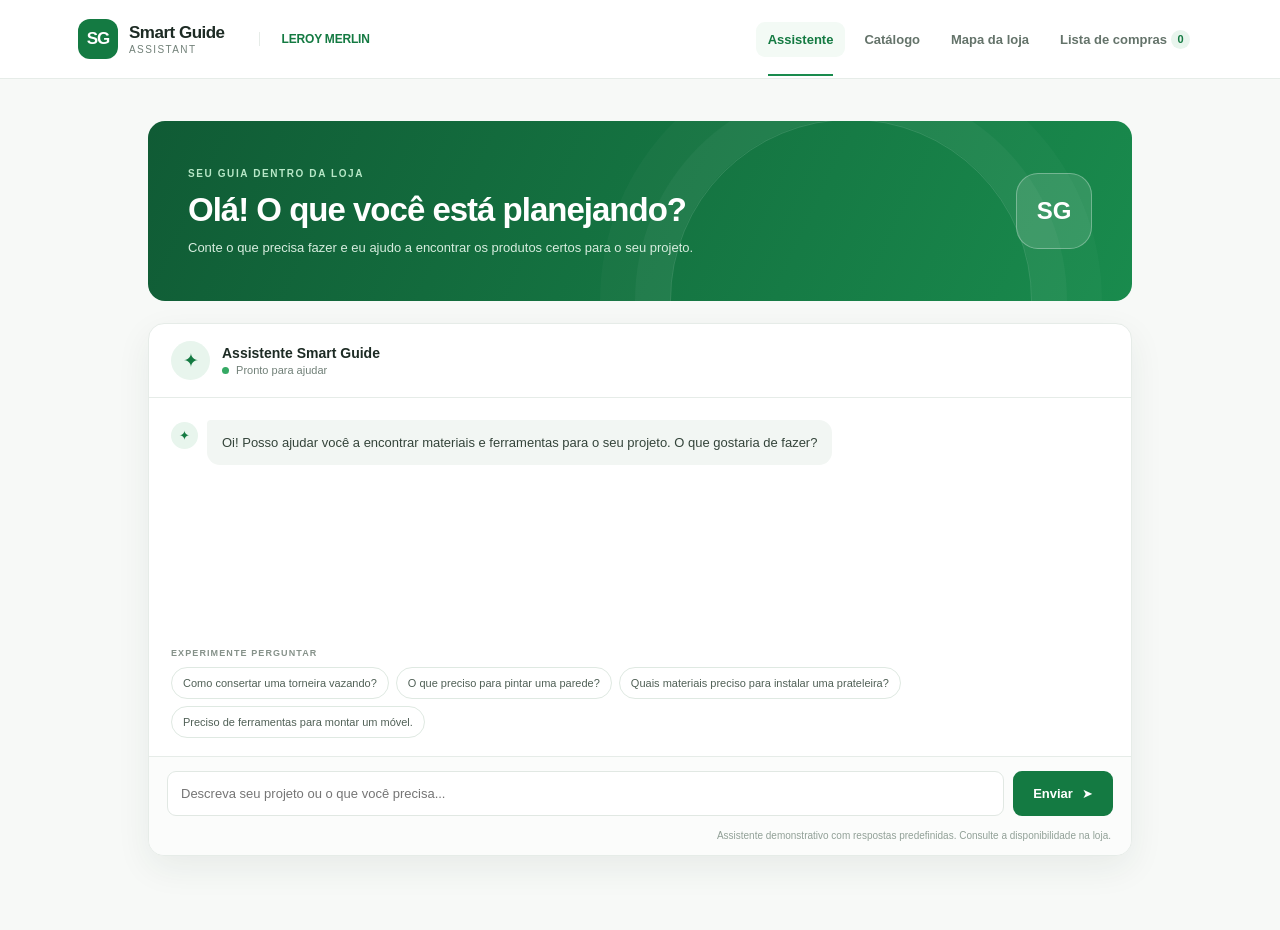
<file: frontend/index.html>
<!doctype html>
<html lang="pt-BR">
<head>
  <meta charset="utf-8">
  <meta name="viewport" content="width=device-width, initial-scale=1">
  <meta name="theme-color" content="#147a42">
  <meta name="description" content="Encontre produtos e organize suas compras com o Smart Guide.">
  <title>Assistente | Smart Guide</title>
  <link rel="stylesheet" href="css/style.css">
</head>
<body data-page="assistant">
  <div id="site-header"></div>
  <main class="page-shell assistant-page">
    <section class="welcome-banner">
      <div>
        <span class="eyebrow">SEU GUIA DENTRO DA LOJA</span>
        <h1>Olá! O que você está planejando?</h1>
        <p>Conte o que precisa fazer e eu ajudo a encontrar os produtos certos para o seu projeto.</p>
      </div>
      <div class="welcome-mark" aria-hidden="true">SG</div>
    </section>

    <section class="chat-card panel" aria-label="Conversa com o assistente">
      <div class="chat-heading">
        <div class="assistant-avatar" aria-hidden="true">✦</div>
        <div><h2>Assistente Smart Guide</h2><p><span class="status-dot"></span> Pronto para ajudar</p></div>
      </div>
      <div class="chat-log" id="chat-log" role="log" aria-live="polite" aria-relevant="additions">
        <article class="chat-message assistant-message">
          <div class="message-avatar" aria-hidden="true">✦</div>
          <div class="message-content"><p>Oi! Posso ajudar você a encontrar materiais e ferramentas para o seu projeto. O que gostaria de fazer?</p></div>
        </article>
      </div>
      <div class="suggestion-area">
        <p class="suggestion-label">EXPERIMENTE PERGUNTAR</p>
        <div class="suggestions">
          <button class="suggestion-chip" type="button">Como consertar uma torneira vazando?</button>
          <button class="suggestion-chip" type="button">O que preciso para pintar uma parede?</button>
          <button class="suggestion-chip" type="button">Quais materiais preciso para instalar uma prateleira?</button>
          <button class="suggestion-chip" type="button">Preciso de ferramentas para montar um móvel.</button>
        </div>
      </div>
      <form class="chat-form" id="chat-form">
        <label class="sr-only" for="chat-input">Digite sua pergunta</label>
        <input id="chat-input" name="message" type="text" maxlength="500" placeholder="Descreva seu projeto ou o que você precisa..." autocomplete="off" required>
        <button class="button button-primary send-button" type="submit"><span>Enviar</span><span aria-hidden="true">➤</span></button>
      </form>
      <p class="chat-disclaimer">Assistente demonstrativo com respostas predefinidas. Consulte a disponibilidade na loja.</p>
    </section>
  </main>
  <div id="site-footer"></div>
  <script src="js/demo-data.js" defer></script>
  <script src="js/api.js" defer></script>
  <script src="js/list-store.js" defer></script>
  <script src="js/shared.js" defer></script>
  <script src="js/chat.js" defer></script>
</body>
</html>
</file>
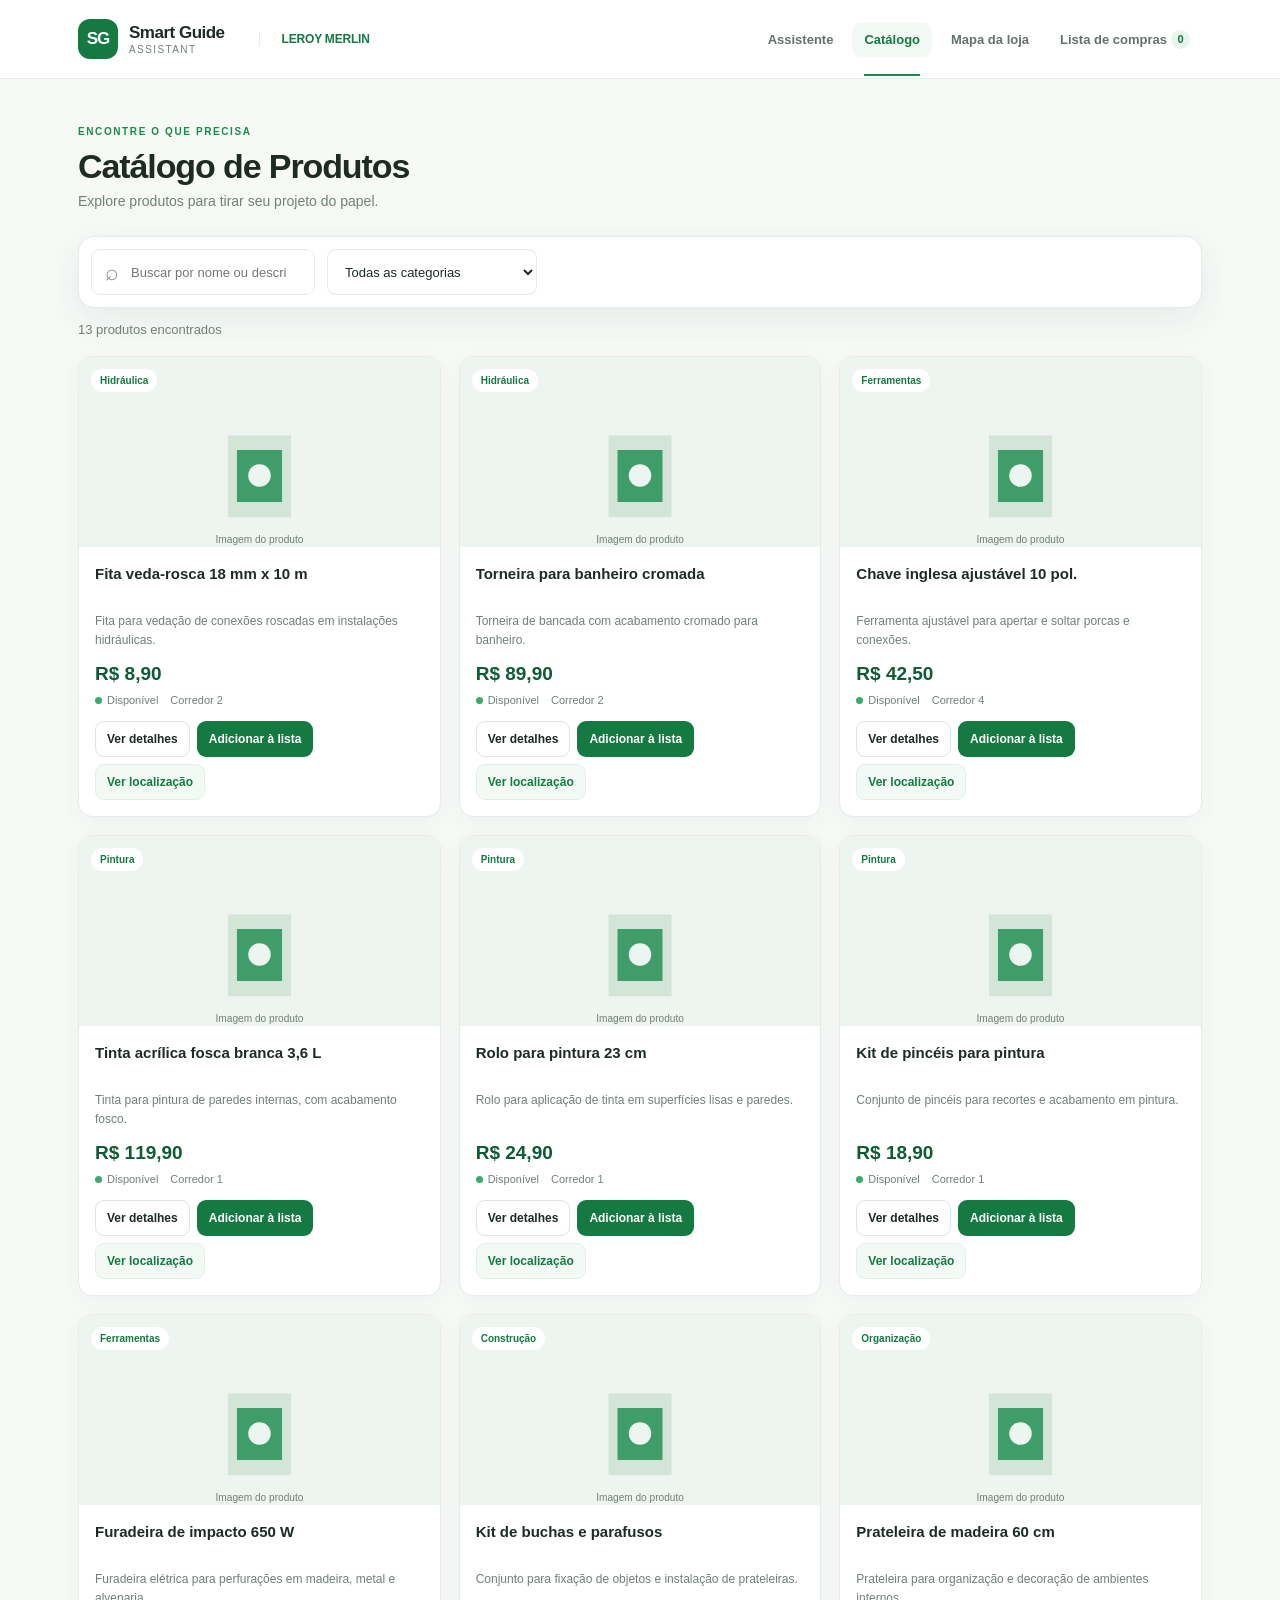
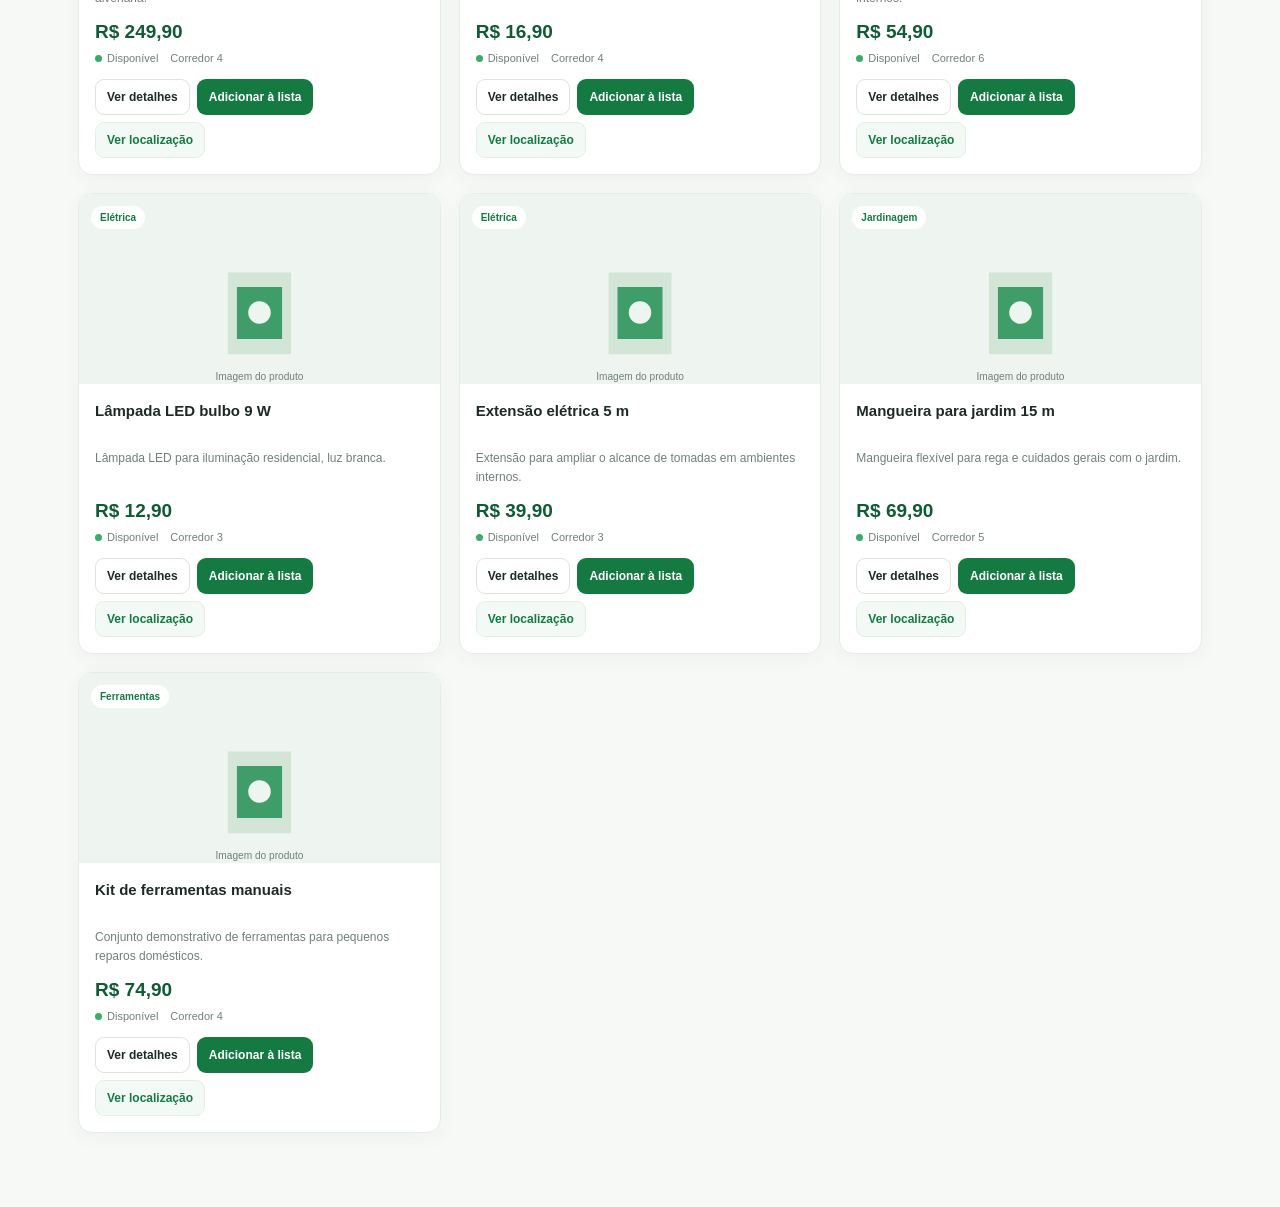
<file: frontend/catalogo.html>
<!doctype html>
<html lang="pt-BR">
<head>
  <meta charset="utf-8">
  <meta name="viewport" content="width=device-width, initial-scale=1">
  <meta name="theme-color" content="#147a42">
  <title>Catálogo de produtos | Smart Guide</title>
  <link rel="stylesheet" href="css/style.css">
  <link rel="stylesheet" href="css/catalogo.css">
</head>
<body data-page="catalog">
  <div id="site-header"></div>
  <main class="page-shell">
    <section class="page-intro">
      <span class="eyebrow">ENCONTRE O QUE PRECISA</span>
      <h1>Catálogo de Produtos</h1>
      <p>Explore produtos para tirar seu projeto do papel.</p>
    </section>
    <section class="catalog-toolbar panel" aria-label="Filtros do catálogo">
      <label class="search-field"><span aria-hidden="true">⌕</span><span class="sr-only">Pesquisar produtos</span><input id="product-search" type="search" placeholder="Buscar por nome ou descrição..."></label>
      <label class="category-select"><span class="sr-only">Filtrar por categoria</span><select id="category-filter"><option value="">Todas as categorias</option></select></label>
    </section>
    <p id="catalog-status" class="page-status" role="status"></p>
    <section id="product-grid" class="product-grid" aria-live="polite"></section>
  </main>
  <dialog id="product-dialog" class="product-dialog" aria-labelledby="dialog-title">
    <button class="dialog-close" type="button" aria-label="Fechar detalhes">×</button>
    <div id="dialog-content"></div>
  </dialog>
  <div id="site-footer"></div>
  <script src="js/demo-data.js" defer></script>
  <script src="js/api.js" defer></script>
  <script src="js/list-store.js" defer></script>
  <script src="js/shared.js" defer></script>
  <script src="js/catalogo.js" defer></script>
</body>
</html>
</file>
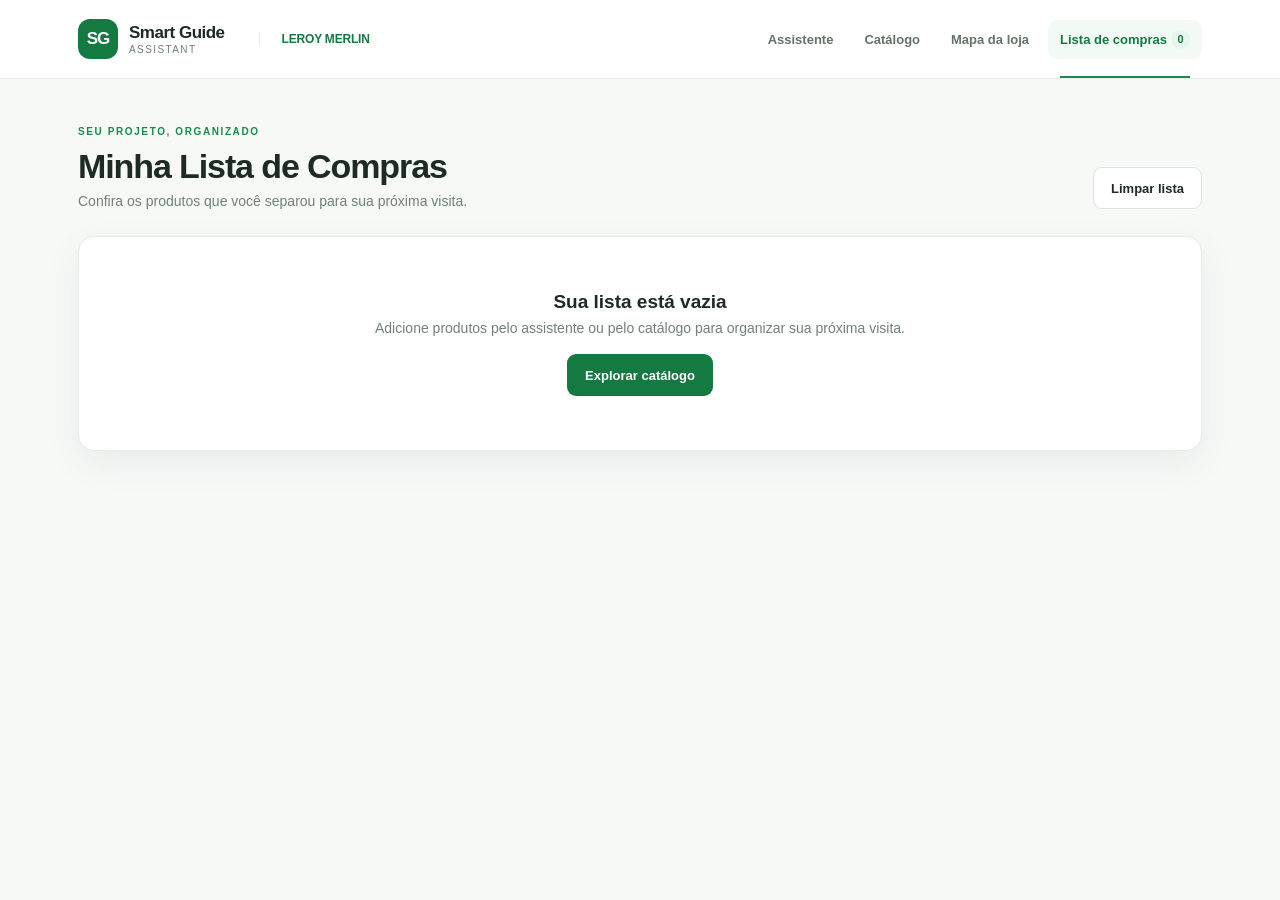
<file: frontend/lista-compras.html>
<!doctype html>
<html lang="pt-BR">
<head>
  <meta charset="utf-8">
  <meta name="viewport" content="width=device-width, initial-scale=1">
  <meta name="theme-color" content="#147a42">
  <title>Minha lista de compras | Smart Guide</title>
  <link rel="stylesheet" href="css/style.css">
  <link rel="stylesheet" href="css/lista-compras.css">
</head>
<body data-page="list">
  <div id="site-header"></div>
  <main class="page-shell">
    <section class="page-intro list-intro">
      <div><span class="eyebrow">SEU PROJETO, ORGANIZADO</span><h1>Minha Lista de Compras</h1><p>Confira os produtos que você separou para sua próxima visita.</p></div>
      <button id="clear-list" class="button button-outline" type="button">Limpar lista</button>
    </section>
    <div id="list-content"></div>
  </main>
  <div id="site-footer"></div>
  <script src="js/demo-data.js" defer></script>
  <script src="js/api.js" defer></script>
  <script src="js/list-store.js" defer></script>
  <script src="js/shared.js" defer></script>
  <script src="js/lista-compras.js" defer></script>
</body>
</html>
</file>
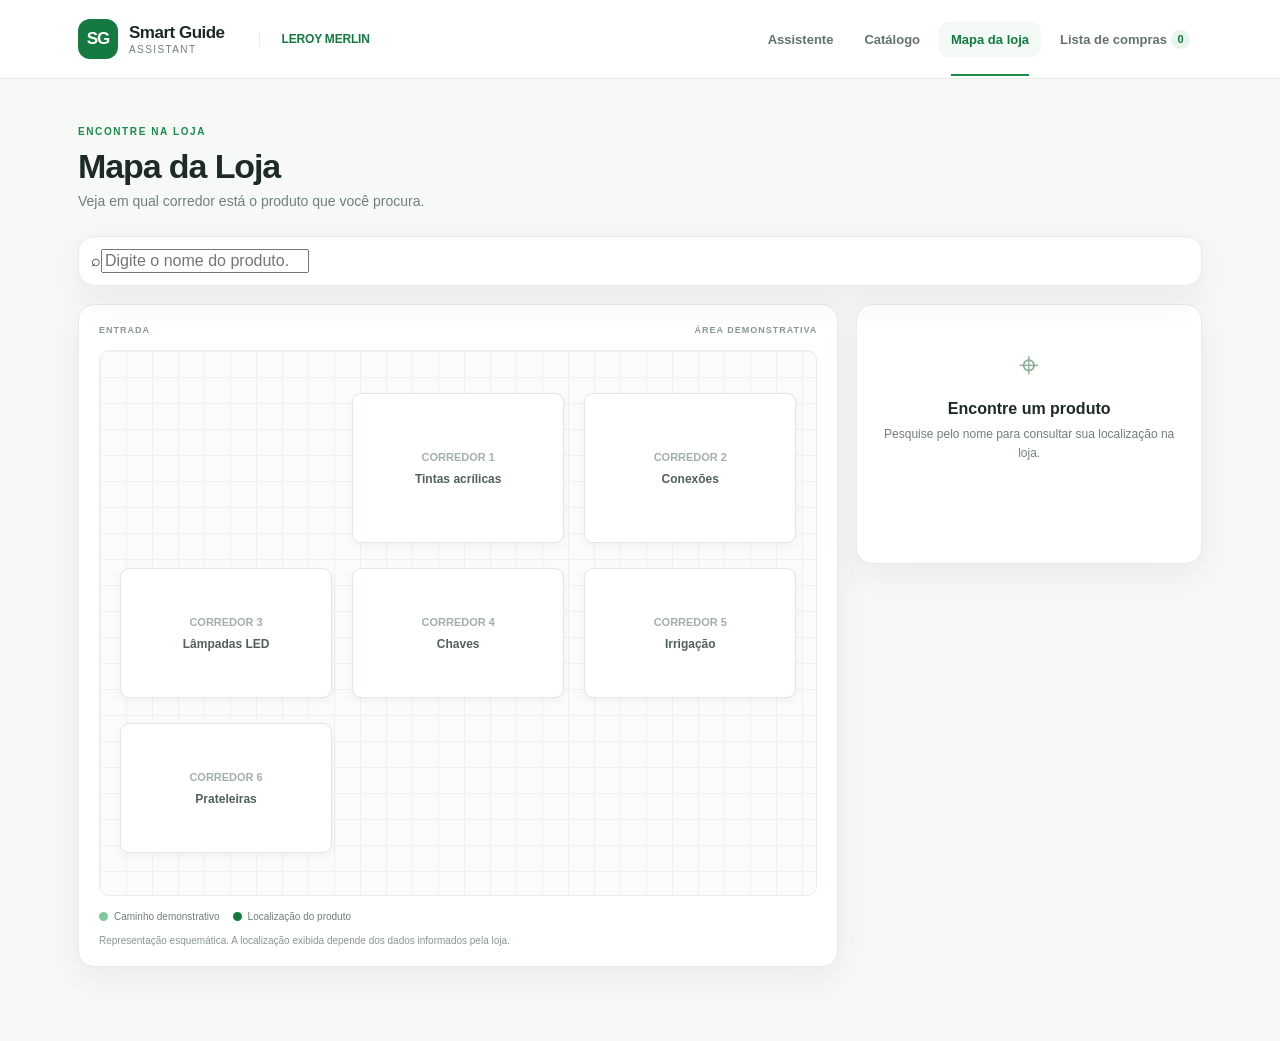
<file: frontend/mapa.html>
<!doctype html>
<html lang="pt-BR">
<head>
  <meta charset="utf-8">
  <meta name="viewport" content="width=device-width, initial-scale=1">
  <meta name="theme-color" content="#147a42">
  <title>Mapa da loja | Smart Guide</title>
  <link rel="stylesheet" href="css/style.css">
  <link rel="stylesheet" href="css/mapa.css">
</head>
<body data-page="map">
  <div id="site-header"></div>
  <main class="page-shell">
    <section class="page-intro">
      <span class="eyebrow">ENCONTRE NA LOJA</span>
      <h1>Mapa da Loja</h1>
      <p>Veja em qual corredor está o produto que você procura.</p>
    </section>
    <section class="map-search panel">
      <label class="search-field"><span aria-hidden="true">⌕</span><span class="sr-only">Pesquisar produto</span><input id="map-search" type="search" placeholder="Digite o nome do produto..."></label>
      <div id="map-search-results" class="map-search-results" role="listbox" aria-label="Produtos encontrados"></div>
    </section>
    <section class="map-layout">
      <div class="store-map panel">
        <div class="map-top-label"><span>ENTRADA</span><span>ÁREA DEMONSTRATIVA</span></div>
        <div class="map-floor" id="map-floor" aria-label="Representação esquemática dos corredores">
          <div class="map-route" aria-hidden="true"></div>
          <div class="map-aisle" data-aisle="1"><span class="aisle-number">01</span><span class="aisle-name">Pintura</span></div>
          <div class="map-aisle" data-aisle="2"><span class="aisle-number">02</span><span class="aisle-name">Hidráulica</span></div>
          <div class="map-aisle" data-aisle="3"><span class="aisle-number">03</span><span class="aisle-name">Elétrica</span></div>
          <div class="map-aisle" data-aisle="4"><span class="aisle-number">04</span><span class="aisle-name">Ferramentas</span></div>
          <div class="map-aisle" data-aisle="5"><span class="aisle-number">05</span><span class="aisle-name">Jardim</span></div>
          <div class="map-aisle" data-aisle="6"><span class="aisle-number">06</span><span class="aisle-name">Organização</span></div>
        </div>
        <div class="map-legend"><span><i class="legend-dot route-dot"></i> Caminho demonstrativo</span><span><i class="legend-dot product-dot"></i> Localização do produto</span></div>
        <p class="map-note">Representação esquemática. A localização exibida depende dos dados informados pela loja.</p>
      </div>
      <aside id="location-panel" class="location-panel panel" aria-live="polite">
        <div class="empty-location"><span aria-hidden="true">⌖</span><h2>Encontre um produto</h2><p>Pesquise pelo nome para consultar sua localização na loja.</p></div>
      </aside>
    </section>
  </main>
  <div id="site-footer"></div>
  <script src="js/demo-data.js" defer></script>
  <script src="js/api.js" defer></script>
  <script src="js/list-store.js" defer></script>
  <script src="js/shared.js" defer></script>
  <script src="js/mapa.js" defer></script>
</body>
</html>
</file>
<file: frontend/css/style.css>
:root {
  color-scheme: light;
  --green-900: #105b35;
  --green-800: #147a42;
  --green-700: #198b4d;
  --green-100: #e8f5ed;
  --green-50: #f3faf5;
  --ink: #1d2b24;
  --muted: #718078;
  --line: #e6ece8;
  --surface: #fff;
  --canvas: #f7f9f7;
  --shadow: 0 12px 35px rgba(27, 62, 42, .07);
  font-family: 'Segoe UI', Arial, sans-serif;
  color: var(--ink);
  background: var(--canvas);
  font-synthesis: none;
  text-rendering: optimizeLegibility;
}

* { box-sizing: border-box; }
body { margin: 0; min-width: 320px; background: var(--canvas); }
button, input, select { font: inherit; }
button { cursor: pointer; }
a { color: inherit; }
.sr-only { position: absolute; width: 1px; height: 1px; padding: 0; margin: -1px; overflow: hidden; clip: rect(0, 0, 0, 0); white-space: nowrap; border: 0; }
.site-header { background: var(--surface); border-bottom: 1px solid var(--line); }
.header-inner { max-width: 1180px; min-height: 78px; padding: 0 28px; margin: auto; display: flex; align-items: center; gap: 34px; }
.brand-lockup { display: flex; align-items: center; gap: 11px; text-decoration: none; flex: 0 0 auto; }
.brand-symbol { display: grid; place-items: center; width: 40px; height: 40px; border-radius: 12px; background: var(--green-800); color: white; font: 800 17px 'Segoe UI', Arial, sans-serif; letter-spacing: -1px; }
.brand-name { font: 800 17px 'Segoe UI', Arial, sans-serif; letter-spacing: -.5px; }
.brand-name small { display: block; color: var(--muted); font: 500 10px 'DM Sans', sans-serif; letter-spacing: 1.4px; text-transform: uppercase; margin-top: 1px; }
.store-wordmark { padding-left: 22px; border-left: 1px solid var(--line); font: 700 12px 'Segoe UI', Arial, sans-serif; color: var(--green-800); letter-spacing: -.2px; white-space: nowrap; }
.main-nav { display: flex; align-items: center; gap: 7px; margin-left: auto; }
.nav-link { position: relative; text-decoration: none; padding: 10px 12px; border-radius: 9px; color: #64736a; font-size: 13px; font-weight: 600; white-space: nowrap; }
.nav-link:hover, .nav-link[aria-current="page"] { color: var(--green-800); background: var(--green-50); }
.nav-link[aria-current="page"]::after { content: ""; height: 2px; position: absolute; bottom: -19px; left: 12px; right: 12px; background: var(--green-700); }
.nav-count { display: inline-grid; place-items: center; min-width: 19px; height: 19px; padding: 0 5px; margin-left: 4px; border-radius: 10px; background: var(--green-100); color: var(--green-800); font-size: 11px; }
.page-shell { max-width: 1180px; padding: 42px 28px 74px; margin: auto; min-height: calc(100vh - 160px); }
.page-intro { margin: 0 0 27px; }
.eyebrow { color: var(--green-700); font-size: 10px; font-weight: 700; letter-spacing: 1.6px; }
h1, h2, h3, p { margin-top: 0; }
h1, h2, h3 { font-family: 'Segoe UI', Arial, sans-serif; }
.page-intro h1 { margin: 8px 0 7px; font-size: clamp(26px, 3.2vw, 34px); letter-spacing: -1.1px; }
.page-intro p { margin: 0; color: var(--muted); font-size: 14px; }
.panel { background: var(--surface); border: 1px solid var(--line); border-radius: 16px; box-shadow: var(--shadow); }
.button { display: inline-flex; align-items: center; justify-content: center; gap: 9px; min-height: 42px; padding: 0 17px; border: 1px solid transparent; border-radius: 9px; font-weight: 700; font-size: 13px; text-decoration: none; transition: background .16s, border-color .16s, transform .16s; }
.button:active { transform: translateY(1px); }
.button-primary { background: var(--green-800); color: #fff; }
.button-primary:hover { background: var(--green-900); }
.button-outline { border-color: #dce5df; background: white; color: var(--ink); }
.button-outline:hover { border-color: var(--green-700); color: var(--green-800); }
.button-soft { color: var(--green-800); background: var(--green-50); border-color: #e1f0e6; }
.button-soft:hover { background: var(--green-100); }
.button-small { min-height: 36px; padding: 0 11px; font-size: 12px; }
.page-status { min-height: 20px; margin: 14px 0; color: var(--muted); font-size: 13px; }
.status-banner { padding: 11px 14px; margin: 10px 0 15px; border: 1px solid #f1dfb8; border-radius: 9px; background: #fff9ec; color: #74571b; font-size: 12px; }
.empty-state { padding: 54px 20px; text-align: center; color: var(--muted); }
.empty-state h2 { margin: 0 0 7px; color: var(--ink); font-size: 19px; }
.empty-state p { margin: 0 0 18px; font-size: 14px; }
.site-footer { color: #829087; text-align: center; font-size: 11px; padding: 20px; border-top: 1px solid var(--line); }
.product-grid { display: grid; grid-template-columns: repeat(3, minmax(0, 1fr)); gap: 18px; }
.product-card { overflow: hidden; background: white; border: 1px solid var(--line); border-radius: 14px; box-shadow: 0 5px 20px rgba(27, 62, 42, .045); }
.product-image-wrap { position: relative; display: grid; place-items: center; height: 190px; background: #f2f6f3; overflow: hidden; }
.product-image { width: 100%; height: 100%; object-fit: cover; color: var(--muted); }
.category-tag { position: absolute; top: 12px; left: 12px; padding: 6px 9px; border-radius: 20px; background: #fff; color: var(--green-800); font-size: 10px; font-weight: 700; }
.product-card-body { padding: 16px; }
.product-card h3 { min-height: 42px; margin: 0 0 7px; font-size: 15px; line-height: 1.4; }
.product-description { display: -webkit-box; min-height: 38px; margin: 0 0 13px; overflow: hidden; color: var(--muted); font-size: 12px; line-height: 1.55; -webkit-line-clamp: 2; -webkit-box-orient: vertical; }
.product-price { margin: 0 0 4px; color: var(--green-900); font: 800 19px 'Segoe UI', Arial, sans-serif; }
.product-meta { display: flex; flex-wrap: wrap; gap: 7px 12px; margin: 9px 0 15px; color: var(--muted); font-size: 11px; }
.availability { display: inline-flex; align-items: center; gap: 5px; }
.availability::before { content: ""; width: 7px; height: 7px; border-radius: 50%; background: #3aab6b; }
.availability.unavailable::before { background: #d1845f; }
.product-actions { display: flex; flex-wrap: wrap; gap: 7px; }
.toast-region { position: fixed; z-index: 20; right: 20px; bottom: 20px; display: grid; gap: 9px; }
.toast { max-width: min(360px, calc(100vw - 40px)); padding: 13px 16px; border-radius: 10px; background: #19382a; color: white; box-shadow: var(--shadow); font-size: 13px; animation: toast-in .18s ease-out; }
@keyframes toast-in { from { opacity: 0; transform: translateY(8px); } to { opacity: 1; transform: translateY(0); } }
@media (max-width: 850px) {
  .header-inner { min-height: auto; flex-wrap: wrap; gap: 0 18px; padding: 15px 20px 8px; }
  .main-nav { width: 100%; justify-content: space-between; gap: 0; overflow-x: auto; margin: 9px 0 0; }
  .nav-link { padding: 10px 9px; font-size: 12px; }
  .nav-link[aria-current="page"]::after { bottom: 0; }
  .store-wordmark { margin-left: auto; }
  .product-grid { grid-template-columns: repeat(2, minmax(0, 1fr)); }
}
@media (max-width: 560px) {
  .header-inner { padding-left: 16px; padding-right: 16px; }
  .brand-name { font-size: 15px; }
  .store-wordmark { padding-left: 12px; font-size: 10px; }
  .page-shell { padding: 29px 16px 54px; }
  .product-grid { grid-template-columns: 1fr; gap: 13px; }
  .product-image-wrap { height: 205px; }
  .product-actions .button { flex: 1 1 auto; }
}
.assistant-page { max-width: 1040px; }
.welcome-banner { position: relative; display: flex; align-items: center; justify-content: space-between; min-height: 180px; padding: 34px 40px; margin-bottom: 22px; overflow: hidden; border-radius: 17px; background: linear-gradient(115deg, #105b35, #198b4d); color: #fff; }
.welcome-banner::after { content: ""; position: absolute; right: 100px; bottom: -180px; width: 360px; height: 360px; border: 1px solid rgba(255,255,255,.13); border-radius: 50%; box-shadow: 0 0 0 35px rgba(255,255,255,.035), 0 0 0 70px rgba(255,255,255,.025); }
.welcome-banner .eyebrow { color: #b7e7c7; }
.welcome-banner h1 { position: relative; z-index: 1; margin: 10px 0 8px; font-size: clamp(24px, 3.2vw, 33px); letter-spacing: -1px; }
.welcome-banner p { position: relative; z-index: 1; max-width: 610px; margin: 0; color: #d7eddf; font-size: 13px; line-height: 1.65; }
.welcome-mark { position: relative; z-index: 1; display: grid; place-items: center; width: 76px; height: 76px; flex: 0 0 76px; border: 1px solid rgba(255,255,255,.3); border-radius: 22px; background: rgba(255,255,255,.12); font: 800 24px 'Segoe UI', Arial, sans-serif; }
.chat-card { overflow: hidden; }
.chat-heading { display: flex; align-items: center; gap: 12px; padding: 17px 22px; border-bottom: 1px solid var(--line); }
.assistant-avatar, .message-avatar { display: grid; place-items: center; flex: 0 0 auto; border-radius: 50%; background: var(--green-100); color: var(--green-800); }
.assistant-avatar { width: 39px; height: 39px; font-size: 19px; }
.chat-heading h2 { margin: 0 0 3px; font-size: 14px; }
.chat-heading p { margin: 0; color: var(--muted); font-size: 11px; }
.status-dot { display: inline-block; width: 7px; height: 7px; margin-right: 4px; border-radius: 50%; background: #35a964; }
.chat-log { min-height: 250px; max-height: 460px; padding: 22px; overflow-y: auto; scroll-behavior: smooth; }
.chat-message { display: flex; align-items: flex-start; gap: 9px; margin: 0 0 17px; }
.message-avatar { width: 27px; height: 27px; margin-top: 2px; font-size: 13px; }
.message-content { max-width: min(690px, 83%); padding: 12px 15px; border-radius: 4px 13px 13px; background: #f2f6f3; color: #34443a; }
.message-content p { margin: 0; font-size: 13px; line-height: 1.65; white-space: pre-wrap; }
.user-message { justify-content: flex-end; }
.user-message .message-content { border-radius: 13px 4px 13px 13px; background: var(--green-800); color: #fff; }
.is-loading .message-content { color: var(--muted); font-style: italic; }
.suggestion-area { padding: 0 22px 18px; }
.suggestion-label { margin: 0 0 9px; color: #859189; font-size: 9px; font-weight: 700; letter-spacing: 1.1px; }
.suggestions { display: flex; flex-wrap: wrap; gap: 7px; }
.suggestion-chip { min-height: 32px; padding: 6px 11px; border: 1px solid #dfe9e2; border-radius: 18px; background: #fff; color: #506056; font-size: 11px; text-align: left; }
.suggestion-chip:hover { border-color: #9dc9ac; background: var(--green-50); color: var(--green-800); }
.chat-form { display: flex; gap: 9px; padding: 14px 18px; border-top: 1px solid var(--line); background: #fbfcfb; }
.chat-form input { min-width: 0; flex: 1; height: 45px; padding: 0 13px; border: 1px solid #e1e8e3; border-radius: 9px; outline: 0; background: white; font-size: 13px; }
.chat-form input:focus { border-color: #75b990; box-shadow: 0 0 0 3px rgba(25,139,77,.09); }
.send-button { min-width: 100px; }
.chat-disclaimer { margin: 0; padding: 0 20px 14px; background: #fbfcfb; color: #91a097; font-size: 10px; text-align: right; }
.recommendation-message { margin-top: 2px; }
.recommendation-grid { display: grid; grid-template-columns: repeat(3, minmax(0, 1fr)); gap: 10px; flex: 1; min-width: 0; }
.recommendation-grid .product-image-wrap { height: 100px; }
.recommendation-grid .product-card-body { padding: 11px; }
.recommendation-grid .product-card h3 { min-height: 37px; font-size: 12px; }
.recommendation-grid .product-description { display: none; }
.recommendation-grid .product-price { font-size: 15px; }
.recommendation-grid .product-actions .button { flex: 1 1 100%; }
.recommendation-grid .category-tag { top: 7px; left: 7px; padding: 4px 6px; font-size: 9px; }
@media (max-width: 700px) {
  .welcome-banner { min-height: 160px; padding: 27px 22px; }
  .welcome-mark { width: 58px; height: 58px; flex-basis: 58px; font-size: 18px; }
  .chat-log { padding: 17px 14px; }
  .suggestion-area { padding: 0 14px 15px; }
  .recommendation-grid { grid-template-columns: 1fr; }
  .recommendation-grid .product-image-wrap { height: 145px; }
  .recommendation-grid .product-description { display: -webkit-box; }
}
@media (max-width: 450px) {
  .welcome-mark { display: none; }
  .chat-heading { padding: 14px; }
  .chat-form { padding: 11px; }
  .send-button { min-width: 43px; padding: 0 11px; }
  .send-button span:first-child { display: none; }
}
</file>
<file: frontend/css/catalogo.css>
.catalog-toolbar { display: flex; gap: 12px; padding: 12px; }
.search-field { display: flex; align-items: center; gap: 10px; min-width: 0; height: 46px; padding: 0 13px; border: 1px solid var(--line); border-radius: 9px; background: #fff; color: #89968e; }
.search-field:focus-within { border-color: #75b990; box-shadow: 0 0 0 3px rgba(25, 139, 77, .09); }
.search-field > span:first-child { font-size: 23px; line-height: 1; }
.search-field input { width: 100%; min-width: 0; border: 0; outline: 0; color: var(--ink); background: transparent; font-size: 13px; }
.category-select select { height: 46px; min-width: 210px; padding: 0 35px 0 13px; border: 1px solid var(--line); border-radius: 9px; outline: none; color: var(--ink); background: #fff; font-size: 13px; }
.product-dialog { position: relative; width: min(540px, calc(100% - 32px)); max-height: 90vh; padding: 0; overflow: auto; border: 0; border-radius: 16px; box-shadow: 0 20px 80px rgba(0, 0, 0, .22); }
.product-dialog::backdrop { background: rgba(14, 30, 21, .5); backdrop-filter: blur(2px); }
.dialog-close { position: absolute; z-index: 1; top: 12px; right: 12px; display: grid; place-items: center; width: 36px; height: 36px; border: 0; border-radius: 50%; background: #fff; color: var(--ink); font-size: 24px; }
.dialog-product-image { display: block; width: 100%; height: 260px; object-fit: cover; background: #f2f6f3; }
.dialog-product-body { padding: 23px; }
.dialog-product-body h2 { margin: 0 0 9px; font-size: 22px; }
.dialog-product-body p { color: var(--muted); font-size: 14px; line-height: 1.6; }
.dialog-product-body .product-price { margin: 17px 0; }
@media (max-width: 560px) {
  .catalog-toolbar { flex-direction: column; }
  .category-select select { width: 100%; }
}
</file>
<file: frontend/css/lista-compras.css>
.list-intro { display: flex; align-items: end; justify-content: space-between; gap: 18px; }
.shopping-layout { display: grid; grid-template-columns: minmax(0, 1fr) 315px; gap: 18px; align-items: start; }
.shopping-items { display: grid; gap: 12px; }
.shopping-item { display: grid; grid-template-columns: 96px minmax(0, 1fr) auto; gap: 16px; align-items: center; padding: 14px; }
.shopping-item-image { width: 96px; height: 92px; border-radius: 9px; object-fit: cover; background: #f2f6f3; }
.shopping-item h2 { margin: 0 0 6px; font-size: 14px; }
.shopping-item-location { margin: 0 0 7px; color: var(--muted); font-size: 11px; }
.shopping-unit-price { margin: 0; color: var(--green-800); font-size: 12px; font-weight: 700; }
.quantity-control { display: flex; align-items: center; gap: 10px; margin-top: 10px; }
.quantity-control button { display: grid; place-items: center; width: 27px; height: 27px; border: 1px solid var(--line); border-radius: 7px; background: #fff; color: var(--ink); font-size: 16px; }
.quantity-control button:hover { border-color: var(--green-700); color: var(--green-800); }
.quantity-value { min-width: 15px; text-align: center; font-size: 12px; font-weight: 700; }
.shopping-item-end { display: grid; justify-items: end; gap: 17px; }
.item-subtotal { color: var(--ink); font: 800 15px 'Segoe UI', Arial, sans-serif; white-space: nowrap; }
.remove-item { padding: 4px; border: 0; background: transparent; color: #9b625a; font-size: 11px; }
.remove-item:hover { color: #793b32; text-decoration: underline; }
.shopping-summary { position: sticky; top: 20px; padding: 20px; }
.shopping-summary h2 { margin: 0 0 17px; font-size: 16px; }
.summary-line { display: flex; justify-content: space-between; gap: 10px; margin: 0 0 11px; color: var(--muted); font-size: 12px; }
.summary-total { display: flex; justify-content: space-between; gap: 12px; padding-top: 15px; margin-top: 14px; border-top: 1px solid var(--line); color: var(--ink); font-weight: 700; }
.summary-total strong { color: var(--green-900); font: 800 19px 'Segoe UI', Arial, sans-serif; white-space: nowrap; }
.summary-note { margin: 14px 0 0; color: var(--muted); font-size: 10px; line-height: 1.5; }
.summary-actions { margin-top: 19px; }
.summary-actions .button { width: 100%; }
@media (max-width: 790px) {
  .shopping-layout { grid-template-columns: 1fr; }
  .shopping-summary { position: static; }
}
@media (max-width: 500px) {
  .list-intro { align-items: start; flex-direction: column; }
  .shopping-item { grid-template-columns: 72px minmax(0, 1fr); gap: 12px; }
  .shopping-item-image { width: 72px; height: 76px; }
  .shopping-item-end { grid-column: 2; display: flex; align-items: center; justify-content: space-between; }
}
</file>
<file: frontend/css/mapa.css>
.map-search { padding: 12px; position: relative; z-index: 2; }
.map-search .search-field { width: 100%; }
.map-search-results { position: absolute; top: calc(100% - 5px); left: 12px; right: 12px; display: none; max-height: 240px; overflow: auto; background: #fff; border: 1px solid var(--line); border-radius: 0 0 10px 10px; box-shadow: var(--shadow); }
.map-search-results.is-open { display: block; }
.map-result { display: block; width: 100%; padding: 12px 14px; border: 0; border-bottom: 1px solid var(--line); background: white; color: var(--ink); text-align: left; }
.map-result:hover { background: var(--green-50); }
.map-result strong, .map-result small { display: block; }
.map-result strong { font-size: 13px; }
.map-result small { margin-top: 3px; color: var(--muted); font-size: 11px; }
.map-layout { display: grid; grid-template-columns: minmax(0, 1.65fr) minmax(270px, .75fr); gap: 18px; margin-top: 18px; align-items: start; }
.store-map { overflow: hidden; padding: 20px; }
.map-top-label { display: flex; justify-content: space-between; color: #8a978f; font-size: 9px; font-weight: 700; letter-spacing: 1px; }
.map-floor { position: relative; display: grid; grid-template-columns: repeat(3, minmax(0, 1fr)); gap: 25px 20px; min-height: 380px; padding: 42px 20px; margin: 15px 0; border: 1px solid #e8eee9; border-radius: 10px; background-color: #fafcfb; background-image: linear-gradient(#edf2ee 1px, transparent 1px), linear-gradient(90deg, #edf2ee 1px, transparent 1px); background-size: 26px 26px; }
.map-aisle { z-index: 1; display: flex; flex-direction: column; justify-content: center; align-items: center; gap: 9px; min-height: 130px; border: 1px solid #dfe9e2; border-radius: 9px; background: #fff; box-shadow: 0 3px 8px rgba(27, 62, 42, .05); transition: .2s ease; }
.aisle-number { color: #a2b0a7; font: 700 11px 'Segoe UI', Arial, sans-serif; }
.aisle-name { color: #526158; font-size: 12px; font-weight: 700; }
.map-aisle.is-highlighted { border: 2px solid var(--green-700); background: var(--green-50); box-shadow: 0 0 0 5px rgba(25, 139, 77, .1); transform: translateY(-2px); }
.map-aisle.is-highlighted .aisle-number { color: var(--green-800); }
.map-route { position: absolute; z-index: 2; display: none; inset: 0; width: 100%; height: 100%; overflow: visible; pointer-events: none; }
.map-route.is-visible { display: block; }
.map-route polyline { fill: none; stroke: #59ae78; stroke-width: 3; stroke-dasharray: 7 6; stroke-linecap: round; stroke-linejoin: round; }
.map-legend { display: flex; flex-wrap: wrap; gap: 13px; color: var(--muted); font-size: 10px; }
.map-legend > span { display: inline-flex; align-items: center; gap: 6px; }
.legend-dot { display: inline-block; width: 9px; height: 9px; border-radius: 50%; }
.route-dot { background: #7fc89b; }
.product-dot { background: var(--green-800); }
.map-note { margin: 13px 0 0; color: #8a978f; font-size: 10px; }
.location-panel { min-height: 260px; overflow: hidden; }
.empty-location { padding: 40px 22px; text-align: center; }
.empty-location > span { display: block; margin-bottom: 14px; color: #8caf98; font-size: 35px; }
.empty-location h2 { margin: 0 0 7px; font-size: 16px; }
.empty-location p { margin: 0; color: var(--muted); font-size: 12px; line-height: 1.55; }
.map-no-location { grid-column: 1 / -1; align-self: center; color: var(--muted); font-size: 13px; text-align: center; }
.map-result-empty { margin: 0; padding: 14px; color: var(--muted); font-size: 12px; }
.location-product-image { width: 100%; height: 145px; object-fit: cover; background: #f2f6f3; }
.location-info { padding: 18px; }
.location-info h2 { margin: 6px 0 14px; font-size: 17px; }
.location-category { color: var(--green-800); font-size: 10px; font-weight: 700; text-transform: uppercase; letter-spacing: .7px; }
.location-detail { display: grid; grid-template-columns: 1fr 1fr; gap: 10px; margin-bottom: 15px; }
.location-detail div { padding: 10px; border-radius: 8px; background: var(--canvas); }
.location-detail span, .location-detail strong { display: block; }
.location-detail span { margin-bottom: 3px; color: var(--muted); font-size: 10px; }
.location-detail strong { font-size: 12px; }
.route-callout { padding: 10px; border-radius: 8px; background: var(--green-50); color: var(--green-800); font-size: 11px; line-height: 1.5; }
@media (max-width: 760px) {
  .map-layout { grid-template-columns: 1fr; }
}
@media (max-width: 480px) {
  .store-map { padding: 13px; }
  .map-floor { gap: 14px 9px; min-height: 330px; padding: 28px 10px; }
  .map-aisle { min-height: 112px; }
  .aisle-name { font-size: 10px; }
}
</file>
